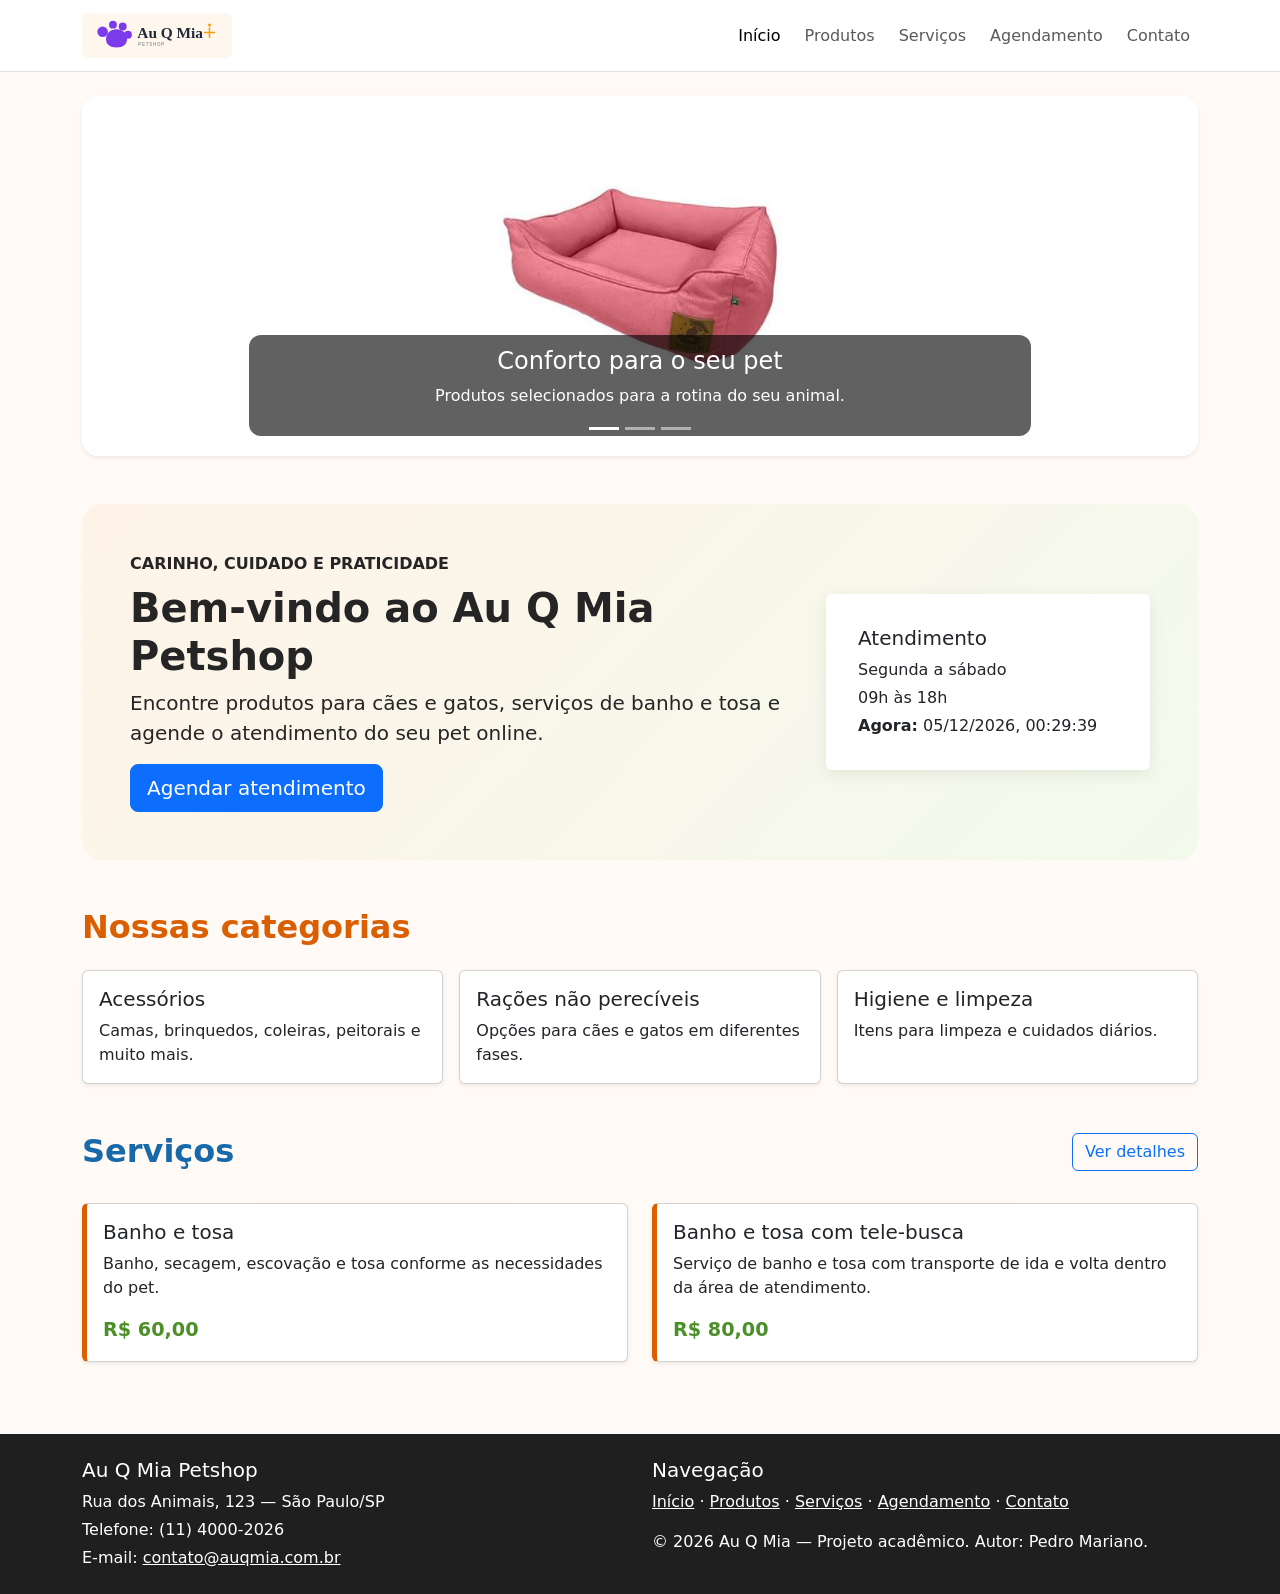
<file: index.html>
<!DOCTYPE html>
<html lang="pt-BR">
<head>
  <meta charset="UTF-8">
  <meta name="viewport" content="width=device-width, initial-scale=1.0">
  <meta name="description" content="Au Q Mia Petshop: produtos, banho e tosa e agendamento online.">
  <title>Au Q Mia | Petshop</title>
  <link href="https://cdn.jsdelivr.net/npm/bootstrap@5.3.3/dist/css/bootstrap.min.css" rel="stylesheet">
  <link rel="stylesheet" href="css/style.css">
</head>
<body>
  <a class="skip-link" href="#conteudo">Pular para o conteúdo principal</a>

  <header>
    <!-- Navbar responsiva criada com componentes do Bootstrap. -->
    <nav class="navbar navbar-expand-lg bg-white border-bottom" aria-label="Navegação principal">
      <div class="container">
        <a class="navbar-brand" href="index.html" aria-label="Au Q Mia - início">
          <img src="assets/logo.svg" alt="Logo Au Q Mia Petshop">
        </a>
        <button class="navbar-toggler" type="button" data-bs-toggle="collapse" data-bs-target="#menuPrincipal" aria-controls="menuPrincipal" aria-expanded="false" aria-label="Abrir menu">
          <span class="navbar-toggler-icon"></span>
        </button>
        <div class="collapse navbar-collapse" id="menuPrincipal">
          <ul class="navbar-nav ms-auto align-items-lg-center gap-lg-2">
            <li class="nav-item"><a class="nav-link active" aria-current="page" href="index.html">Início</a></li>
            <li class="nav-item"><a class="nav-link" href="produtos.html">Produtos</a></li>
            <li class="nav-item"><a class="nav-link" href="servicos.html">Serviços</a></li>
            <li class="nav-item"><a class="nav-link" href="agendamento.html">Agendamento</a></li>
            <li class="nav-item"><a class="nav-link" href="contato.html">Contato</a></li>
          </ul>
        </div>
      </div>
    </nav>
  </header>

  <main id="conteudo" class="container py-4">
    <!-- Carrossel Bootstrap exigido na fase 2. As imagens existentes na fase 1 são reutilizadas. -->
    <section class="mb-5" aria-labelledby="destaques-title">
      <h1 id="destaques-title" class="visually-hidden">Destaques Au Q Mia</h1>
      <div id="carrosselDestaques" class="carousel slide rounded-4 overflow-hidden shadow-sm" data-bs-ride="carousel" aria-label="Carrossel de produtos em destaque">
        <div class="carousel-indicators">
          <button type="button" data-bs-target="#carrosselDestaques" data-bs-slide-to="0" class="active" aria-current="true" aria-label="Slide 1"></button>
          <button type="button" data-bs-target="#carrosselDestaques" data-bs-slide-to="1" aria-label="Slide 2"></button>
          <button type="button" data-bs-target="#carrosselDestaques" data-bs-slide-to="2" aria-label="Slide 3"></button>
        </div>
        <div class="carousel-inner">
          <div class="carousel-item active" data-bs-interval="3500">
            <img class="d-block w-100 carousel-img" src="assets/Cama_Pet.jpg" alt="Cama confortável para cães e gatos de pequeno porte">
            <div class="carousel-caption d-block">
              <h2 class="h4">Conforto para o seu pet</h2>
              <p>Produtos selecionados para a rotina do seu animal.</p>
            </div>
          </div>
          <div class="carousel-item" data-bs-interval="3500">
            <img class="d-block w-100 carousel-img" src="assets/Racao_Caes_10kg.png" alt="Embalagem de ração para cães adultos de 10 quilogramas">
            <div class="carousel-caption d-block">
              <h2 class="h4">Alimentação e cuidado</h2>
              <p>Rações não perecíveis para cães e gatos.</p>
            </div>
          </div>
          <div class="carousel-item" data-bs-interval="3500">
            <img class="d-block w-100 carousel-img" src="assets/Shampoo_Pet_Neutro.png" alt="Frasco de shampoo neutro para animais de estimação">
            <div class="carousel-caption d-block">
              <h2 class="h4">Higiene em dia</h2>
              <p>Produtos para manter seu pet limpo e confortável.</p>
            </div>
          </div>
        </div>
        <button class="carousel-control-prev" type="button" data-bs-target="#carrosselDestaques" data-bs-slide="prev" aria-label="Slide anterior">
          <span class="carousel-control-prev-icon" aria-hidden="true"></span>
        </button>
        <button class="carousel-control-next" type="button" data-bs-target="#carrosselDestaques" data-bs-slide="next" aria-label="Próximo slide">
          <span class="carousel-control-next-icon" aria-hidden="true"></span>
        </button>
      </div>
    </section>

    <section class="hero p-4 p-lg-5 mb-5" aria-labelledby="bem-vindo">
      <div class="row align-items-center g-4">
        <div class="col-lg-8">
          <p class="text-uppercase fw-bold mb-2">Carinho, cuidado e praticidade</p>
          <h2 id="bem-vindo" class="display-6 fw-bold">Bem-vindo ao Au Q Mia Petshop</h2>
          <p class="lead">Encontre produtos para cães e gatos, serviços de banho e tosa e agende o atendimento do seu pet online.</p>
          <a class="btn btn-primary btn-lg" href="agendamento.html">Agendar atendimento</a>
        </div>
        <div class="col-lg-4">
          <div class="card info-card p-3">
            <div class="card-body">
              <h3 class="h5">Atendimento</h3>
              <p class="mb-1">Segunda a sábado</p>
              <p class="mb-1">09h às 18h</p>
              <p class="mb-0"><strong>Agora:</strong> <time id="data-hora-atual">carregando...</time></p>
            </div>
          </div>
        </div>
      </div>
    </section>

    <section class="mb-5" aria-labelledby="categorias-title">
      <h2 id="categorias-title" class="section-title">Nossas categorias</h2>
      <div class="row g-3 mt-1">
        <div class="col-md-4">
          <a class="card h-100 text-decoration-none text-dark shadow-sm" href="produtos.html#acessorios">
            <div class="card-body"><h3 class="h5">Acessórios</h3><p class="mb-0">Camas, brinquedos, coleiras, peitorais e muito mais.</p></div>
          </a>
        </div>
        <div class="col-md-4">
          <a class="card h-100 text-decoration-none text-dark shadow-sm" href="produtos.html#racoes">
            <div class="card-body"><h3 class="h5">Rações não perecíveis</h3><p class="mb-0">Opções para cães e gatos em diferentes fases.</p></div>
          </a>
        </div>
        <div class="col-md-4">
          <a class="card h-100 text-decoration-none text-dark shadow-sm" href="produtos.html#higiene">
            <div class="card-body"><h3 class="h5">Higiene e limpeza</h3><p class="mb-0">Itens para limpeza e cuidados diários.</p></div>
          </a>
        </div>
      </div>
    </section>

    <section aria-labelledby="servicos-title">
      <div class="d-flex justify-content-between align-items-center flex-wrap gap-2">
        <h2 id="servicos-title" class="section-title blue mb-0">Serviços</h2>
        <a href="servicos.html" class="btn btn-outline-primary">Ver detalhes</a>
      </div>
      <div class="row g-4 mt-2">
        <div class="col-md-6">
          <article class="card service-card h-100 shadow-sm">
            <div class="card-body">
              <h3 class="h5">Banho e tosa</h3>
              <p>Banho, secagem, escovação e tosa conforme as necessidades do pet.</p>
              <p class="price mb-0">R$ 60,00</p>
            </div>
          </article>
        </div>
        <div class="col-md-6">
          <article class="card service-card h-100 shadow-sm">
            <div class="card-body">
              <h3 class="h5">Banho e tosa com tele-busca</h3>
              <p>Serviço de banho e tosa com transporte de ida e volta dentro da área de atendimento.</p>
              <p class="price mb-0">R$ 80,00</p>
            </div>
          </article>
        </div>
      </div>
    </section>
  </main>

  <footer class="mt-5 py-4">
    <div class="container">
      <div class="row g-4">
        <div class="col-md-6">
          <h2 class="h5">Au Q Mia Petshop</h2>
          <p class="mb-1">Rua dos Animais, 123 — São Paulo/SP</p>
          <p class="mb-1">Telefone: (11) 4000-2026</p>
          <p class="mb-0">E-mail: <a href="mailto:contato@auqmia.com.br">contato@auqmia.com.br</a></p>
        </div>
        <div class="col-md-6">
          <h2 class="h5">Navegação</h2>
          <p><a href="index.html">Início</a> · <a href="produtos.html">Produtos</a> · <a href="servicos.html">Serviços</a> · <a href="agendamento.html">Agendamento</a> · <a href="contato.html">Contato</a></p>
          <p class="mb-0">© 2026 Au Q Mia — Projeto acadêmico. Autor: Pedro Mariano.</p>
        </div>
      </div>
    </div>
  </footer>

  <script src="https://cdn.jsdelivr.net/npm/bootstrap@5.3.3/dist/js/bootstrap.bundle.min.js"></script>
  <script src="js/script.js"></script>
</body>
</html>
</file>
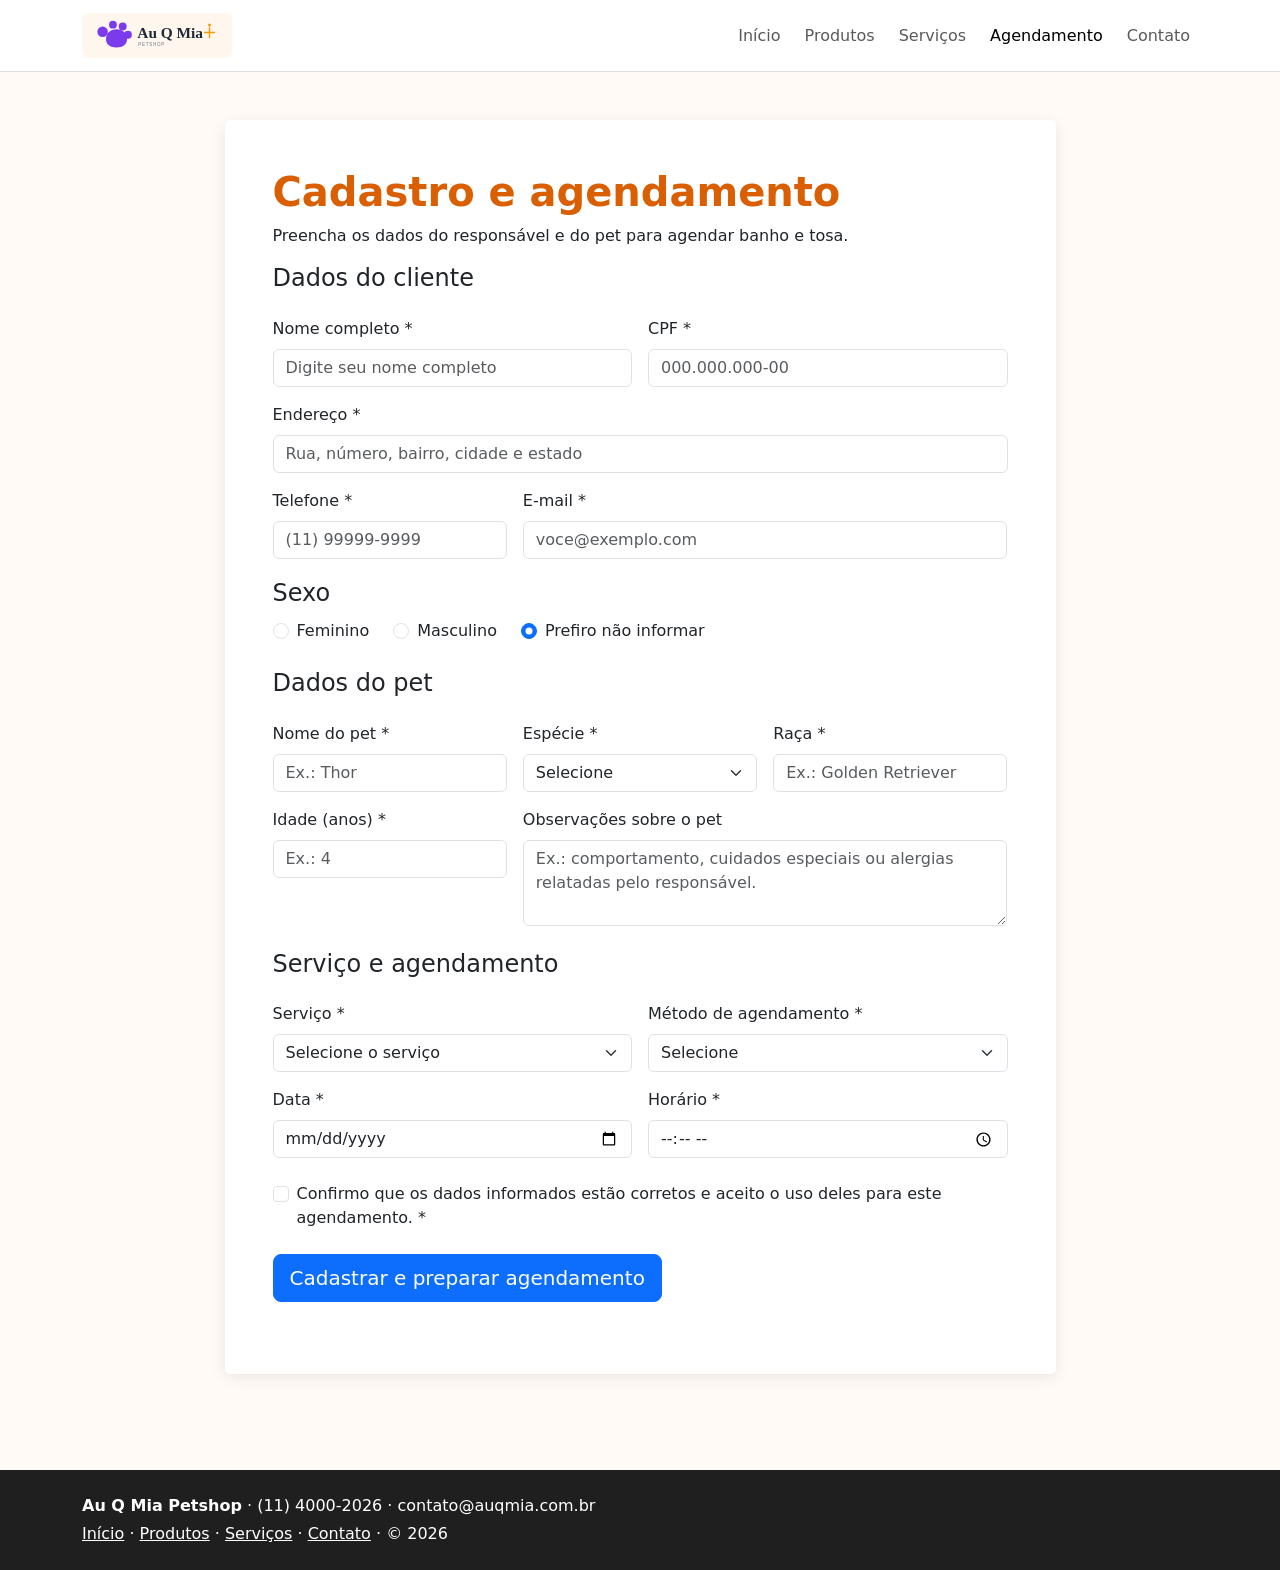
<file: agendamento.html>
<!DOCTYPE html>
<html lang="pt-BR">
<head>
  <meta charset="UTF-8">
  <meta name="viewport" content="width=device-width, initial-scale=1.0">
  <meta name="description" content="Cadastro do cliente e pet e agendamento de banho e tosa no Au Q Mia.">
  <title>Au Q Mia | Cadastro e Agendamento</title>
  <link href="https://cdn.jsdelivr.net/npm/bootstrap@5.3.3/dist/css/bootstrap.min.css" rel="stylesheet">
  <link rel="stylesheet" href="css/style.css">
</head>
<body>
  <a class="skip-link" href="#conteudo">Pular para o conteúdo principal</a>
  <header>
    <nav class="navbar navbar-expand-lg bg-white border-bottom" aria-label="Navegação principal">
      <div class="container">
        <a class="navbar-brand" href="index.html"><img src="assets/logo.svg" alt="Logo Au Q Mia Petshop"></a>
        <button class="navbar-toggler" type="button" data-bs-toggle="collapse" data-bs-target="#menuPrincipal" aria-controls="menuPrincipal" aria-expanded="false" aria-label="Abrir menu"><span class="navbar-toggler-icon"></span></button>
        <div class="collapse navbar-collapse" id="menuPrincipal"><ul class="navbar-nav ms-auto gap-lg-2">
          <li class="nav-item"><a class="nav-link" href="index.html">Início</a></li>
          <li class="nav-item"><a class="nav-link" href="produtos.html">Produtos</a></li>
          <li class="nav-item"><a class="nav-link" href="servicos.html">Serviços</a></li>
          <li class="nav-item"><a class="nav-link active" aria-current="page" href="agendamento.html">Agendamento</a></li>
          <li class="nav-item"><a class="nav-link" href="contato.html">Contato</a></li>
        </ul></div>
      </div>
    </nav>
  </header>

  <main id="conteudo" class="container py-5">
    <div class="row justify-content-center">
      <div class="col-lg-9">
        <div class="card form-card">
          <div class="card-body p-4 p-lg-5">
            <h1 class="section-title">Cadastro e agendamento</h1>
            <p>Preencha os dados do responsável e do pet para agendar banho e tosa.</p>

            <form id="cadastro-form" class="needs-validation" novalidate>
              <fieldset class="mb-4">
                <legend class="h4">Dados do cliente</legend>
                <div class="row g-3">
                  <div class="col-md-6"><label class="form-label" for="nome">Nome completo <span aria-hidden="true">*</span></label><input class="form-control" id="nome" name="nome" type="text" placeholder="Digite seu nome completo" autocomplete="name" required><div class="invalid-feedback">Informe seu nome.</div></div>
                  <div class="col-md-6"><label class="form-label" for="cpf">CPF <span aria-hidden="true">*</span></label><input class="form-control" id="cpf" name="cpf" type="text" inputmode="numeric" placeholder="000.000.000-00" required><div class="invalid-feedback">Informe o CPF.</div></div>
                  <div class="col-12"><label class="form-label" for="endereco">Endereço <span aria-hidden="true">*</span></label><input class="form-control" id="endereco" name="endereco" type="text" placeholder="Rua, número, bairro, cidade e estado" autocomplete="street-address" required><div class="invalid-feedback">Informe o endereço.</div></div>
                  <div class="col-md-4"><label class="form-label" for="telefone">Telefone <span aria-hidden="true">*</span></label><input class="form-control" id="telefone" name="telefone" type="tel" placeholder="(11) 99999-9999" autocomplete="tel" required><div class="invalid-feedback">Informe o telefone.</div></div>
                  <div class="col-md-8"><label class="form-label" for="email">E-mail <span aria-hidden="true">*</span></label><input class="form-control" id="email" name="email" type="email" placeholder="voce@exemplo.com" autocomplete="email" required><div class="invalid-feedback">Informe um e-mail válido.</div></div>
                  <div class="col-12">
                    <fieldset>
                      <legend class="form-label mb-2">Sexo</legend>
                      <div class="d-flex gap-4 flex-wrap">
                        <div class="form-check"><input class="form-check-input" id="sexo-feminino" name="sexo" value="Feminino" type="radio"><label class="form-check-label" for="sexo-feminino">Feminino</label></div>
                        <div class="form-check"><input class="form-check-input" id="sexo-masculino" name="sexo" value="Masculino" type="radio"><label class="form-check-label" for="sexo-masculino">Masculino</label></div>
                        <div class="form-check"><input class="form-check-input" id="sexo-nao-informar" name="sexo" value="Prefiro não informar" type="radio" checked><label class="form-check-label" for="sexo-nao-informar">Prefiro não informar</label></div>
                      </div>
                    </fieldset>
                  </div>
                </div>
              </fieldset>

              <fieldset class="mb-4">
                <legend class="h4">Dados do pet</legend>
                <div class="row g-3">
                  <div class="col-md-4"><label class="form-label" for="pet-nome">Nome do pet <span aria-hidden="true">*</span></label><input class="form-control" id="pet-nome" name="pet-nome" type="text" placeholder="Ex.: Thor" required><div class="invalid-feedback">Informe o nome do pet.</div></div>
                  <div class="col-md-4"><label class="form-label" for="pet-especie">Espécie <span aria-hidden="true">*</span></label><select class="form-select" id="pet-especie" name="pet-especie" required><option value="" selected disabled>Selecione</option><option>Cão</option><option>Gato</option><option>Outro</option></select><div class="invalid-feedback">Selecione a espécie.</div></div>
                  <div class="col-md-4"><label class="form-label" for="pet-raca">Raça <span aria-hidden="true">*</span></label><input class="form-control" id="pet-raca" name="pet-raca" type="text" placeholder="Ex.: Golden Retriever" required><div class="invalid-feedback">Informe a raça.</div></div>
                  <div class="col-md-4"><label class="form-label" for="pet-idade">Idade (anos) <span aria-hidden="true">*</span></label><input class="form-control" id="pet-idade" name="pet-idade" type="number" min="0" max="30" placeholder="Ex.: 4" required><div class="invalid-feedback">Informe uma idade entre 0 e 30 anos.</div></div>
                  <div class="col-md-8"><label class="form-label" for="observacoes">Observações sobre o pet</label><textarea class="form-control" id="observacoes" name="observacoes" rows="3" placeholder="Ex.: comportamento, cuidados especiais ou alergias relatadas pelo responsável."></textarea></div>
                </div>
              </fieldset>

              <fieldset class="mb-4">
                <legend class="h4">Serviço e agendamento</legend>
                <div class="row g-3">
                  <div class="col-md-6"><label class="form-label" for="servico">Serviço <span aria-hidden="true">*</span></label><select class="form-select" id="servico" name="servico" required><option value="" selected disabled>Selecione o serviço</option><option>Banho e tosa</option></select><div class="invalid-feedback">Selecione um serviço.</div></div>
                  <div class="col-md-6"><label class="form-label" for="modalidade">Método de agendamento <span aria-hidden="true">*</span></label><select class="form-select" id="modalidade" name="modalidade" required><option value="" selected disabled>Selecione</option><option>Tele-busca</option><option>Entrega do pet no local</option></select><div class="invalid-feedback">Selecione a modalidade.</div></div>
                  <div class="col-md-6"><label class="form-label" for="data-agendamento">Data <span aria-hidden="true">*</span></label><input class="form-control" id="data-agendamento" name="data-agendamento" type="date" required><div class="invalid-feedback">Escolha uma data válida.</div></div>
                  <div class="col-md-6"><label class="form-label" for="hora-agendamento">Horário <span aria-hidden="true">*</span></label><input class="form-control" id="hora-agendamento" name="hora-agendamento" type="time" min="09:00" max="18:00" required><div class="invalid-feedback">Escolha um horário entre 09h e 18h.</div></div>
                </div>
              </fieldset>

              <div class="form-check mb-4"><input class="form-check-input" id="aceite" name="aceite" type="checkbox" required><label class="form-check-label" for="aceite">Confirmo que os dados informados estão corretos e aceito o uso deles para este agendamento. <span aria-hidden="true">*</span></label><div class="invalid-feedback">É necessário confirmar os dados.</div></div>

              <button class="btn btn-primary btn-lg" type="submit">Cadastrar e preparar agendamento</button>
              <div id="form-feedback" class="mt-4" tabindex="-1" aria-live="polite"></div>
            </form>
          </div>
        </div>
      </div>
    </div>
  </main>

  <footer class="mt-5 py-4"><div class="container"><p class="mb-1"><strong>Au Q Mia Petshop</strong> · (11) 4000-2026 · contato@auqmia.com.br</p><p class="mb-0"><a href="index.html">Início</a> · <a href="produtos.html">Produtos</a> · <a href="servicos.html">Serviços</a> · <a href="contato.html">Contato</a> · © 2026</p></div></footer>
  <script>
    // Preenche serviço/modalidade quando o usuário chega pela página de serviços.
    const parametros = new URLSearchParams(window.location.search);
    const servicoUrl = parametros.get("servico");
    const modalidadeUrl = parametros.get("modalidade");
    if (servicoUrl) document.getElementById("servico").value = servicoUrl;
    if (modalidadeUrl) document.getElementById("modalidade").value = modalidadeUrl;
  </script>
  <script src="https://cdn.jsdelivr.net/npm/bootstrap@5.3.3/dist/js/bootstrap.bundle.min.js"></script>
  <script src="js/script.js"></script>
</body>
</html>
</file>
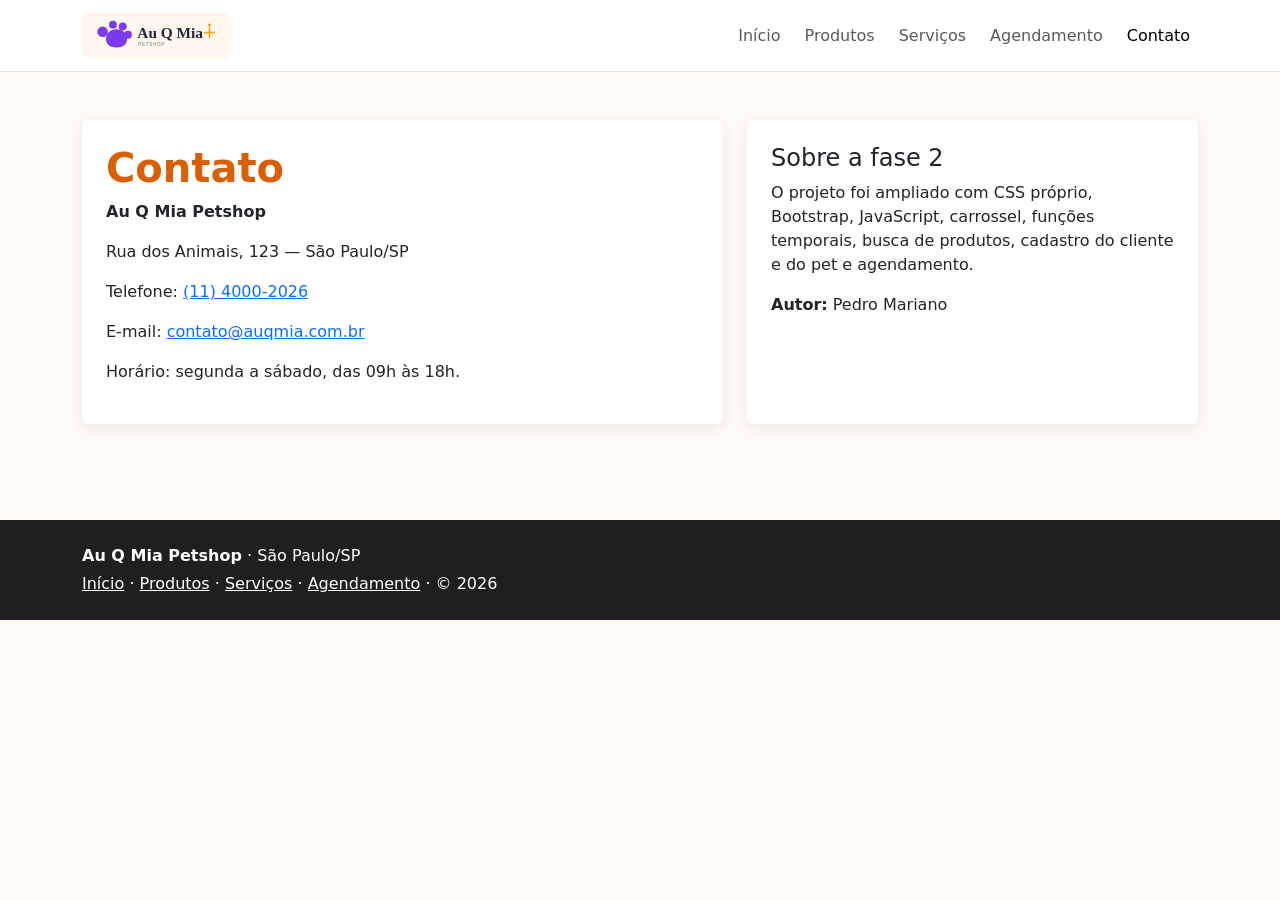
<file: contato.html>
<!DOCTYPE html>
<html lang="pt-BR">
<head>
  <meta charset="UTF-8"><meta name="viewport" content="width=device-width, initial-scale=1.0">
  <meta name="description" content="Contato e informações do projeto acadêmico Au Q Mia Petshop.">
  <title>Au Q Mia | Contato</title>
  <link href="https://cdn.jsdelivr.net/npm/bootstrap@5.3.3/dist/css/bootstrap.min.css" rel="stylesheet">
  <link rel="stylesheet" href="css/style.css">
</head>
<body>
  <a class="skip-link" href="#conteudo">Pular para o conteúdo principal</a>
  <header>
    <nav class="navbar navbar-expand-lg bg-white border-bottom" aria-label="Navegação principal"><div class="container">
      <a class="navbar-brand" href="index.html"><img src="assets/logo.svg" alt="Logo Au Q Mia Petshop"></a>
      <button class="navbar-toggler" type="button" data-bs-toggle="collapse" data-bs-target="#menuPrincipal" aria-controls="menuPrincipal" aria-expanded="false" aria-label="Abrir menu"><span class="navbar-toggler-icon"></span></button>
      <div class="collapse navbar-collapse" id="menuPrincipal"><ul class="navbar-nav ms-auto gap-lg-2">
        <li class="nav-item"><a class="nav-link" href="index.html">Início</a></li><li class="nav-item"><a class="nav-link" href="produtos.html">Produtos</a></li><li class="nav-item"><a class="nav-link" href="servicos.html">Serviços</a></li><li class="nav-item"><a class="nav-link" href="agendamento.html">Agendamento</a></li><li class="nav-item"><a class="nav-link active" aria-current="page" href="contato.html">Contato</a></li>
      </ul></div>
    </div></nav>
  </header>
  <main id="conteudo" class="container py-5"><div class="row g-4"><div class="col-lg-7"><div class="card info-card h-100"><div class="card-body p-4"><h1 class="section-title">Contato</h1><address><p><strong>Au Q Mia Petshop</strong></p><p>Rua dos Animais, 123 — São Paulo/SP</p><p>Telefone: <a href="tel:+551140002026">(11) 4000-2026</a></p><p>E-mail: <a href="mailto:contato@auqmia.com.br">contato@auqmia.com.br</a></p><p>Horário: segunda a sábado, das 09h às 18h.</p></address></div></div></div><div class="col-lg-5"><div class="card info-card h-100"><div class="card-body p-4"><h2 class="h4">Sobre a fase 2</h2><p>O projeto foi ampliado com CSS próprio, Bootstrap, JavaScript, carrossel, funções temporais, busca de produtos, cadastro do cliente e do pet e agendamento.</p><p class="mb-0"><strong>Autor:</strong> Pedro Mariano</p></div></div></div></div></main>
  <footer class="mt-5 py-4"><div class="container"><p class="mb-1"><strong>Au Q Mia Petshop</strong> · São Paulo/SP</p><p class="mb-0"><a href="index.html">Início</a> · <a href="produtos.html">Produtos</a> · <a href="servicos.html">Serviços</a> · <a href="agendamento.html">Agendamento</a> · © 2026</p></div></footer>
  <script src="https://cdn.jsdelivr.net/npm/bootstrap@5.3.3/dist/js/bootstrap.bundle.min.js"></script><script src="js/script.js"></script>
</body>
</html>
</file>
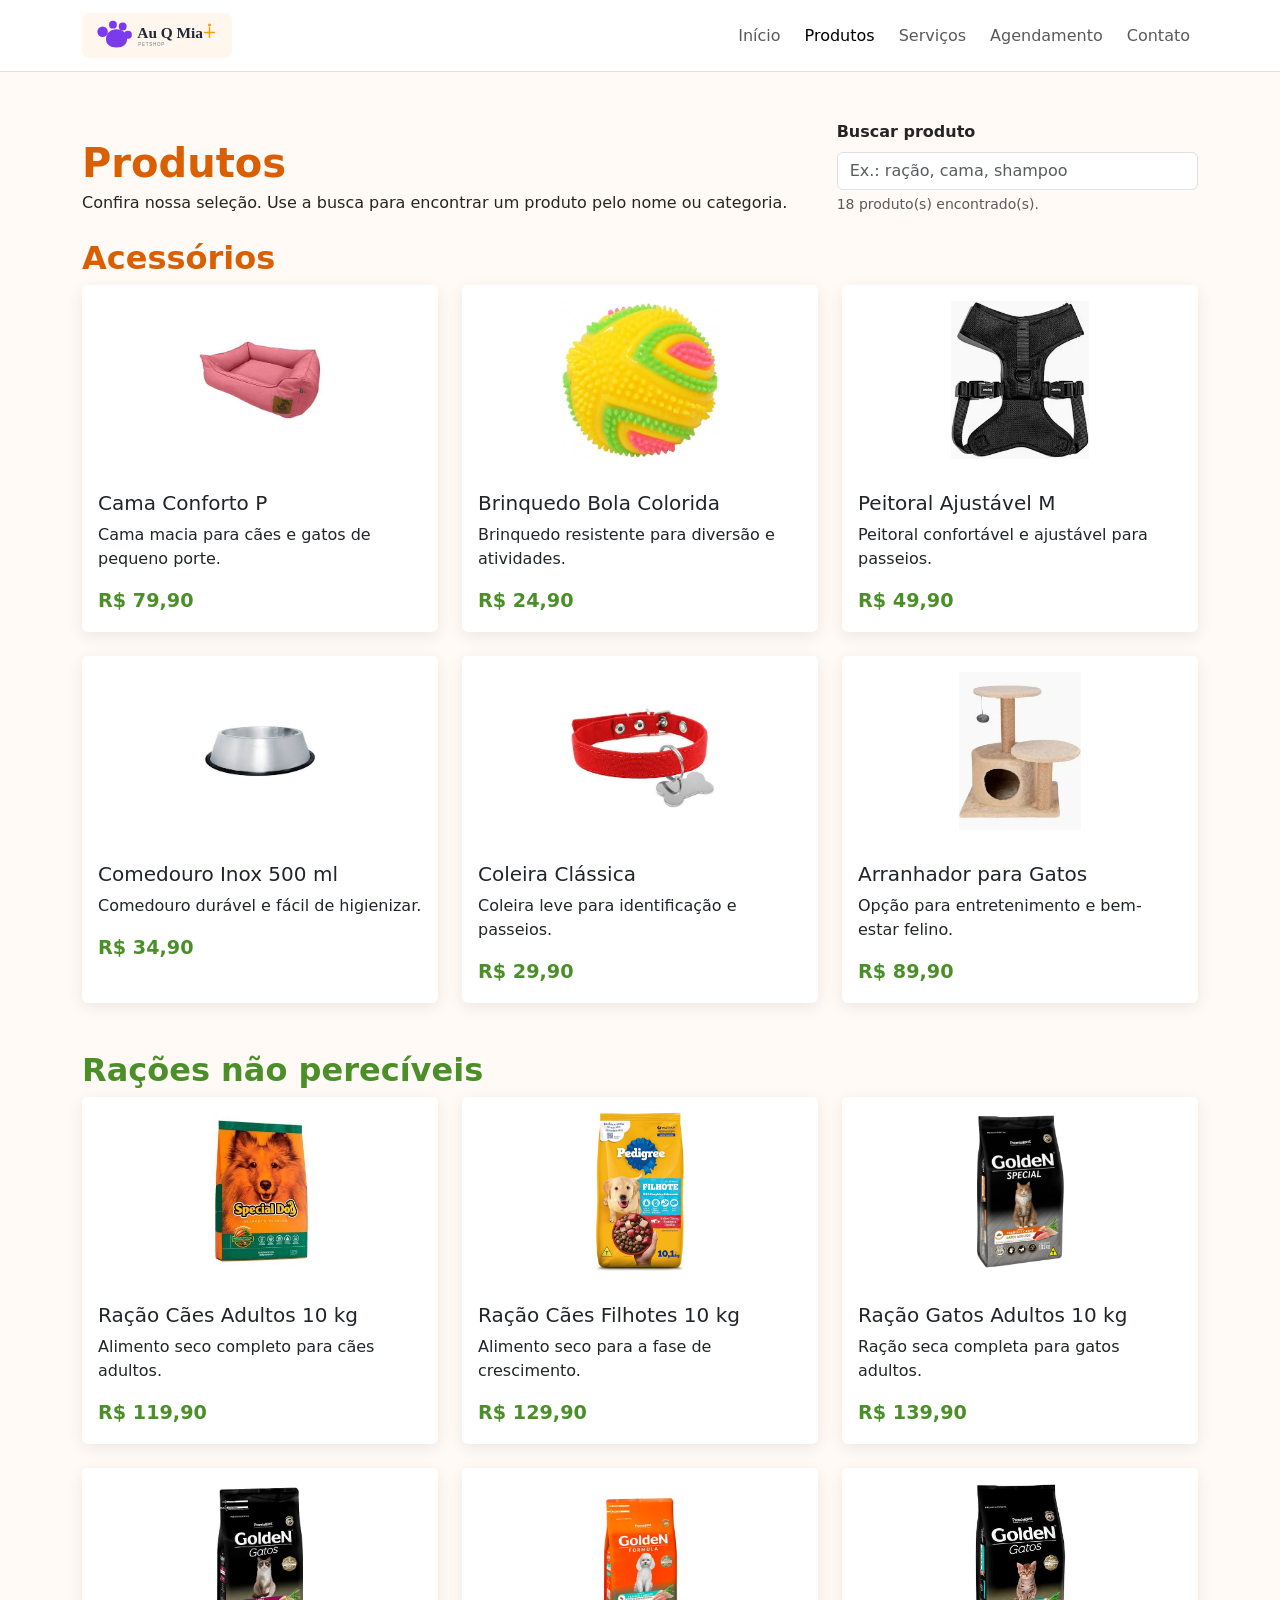
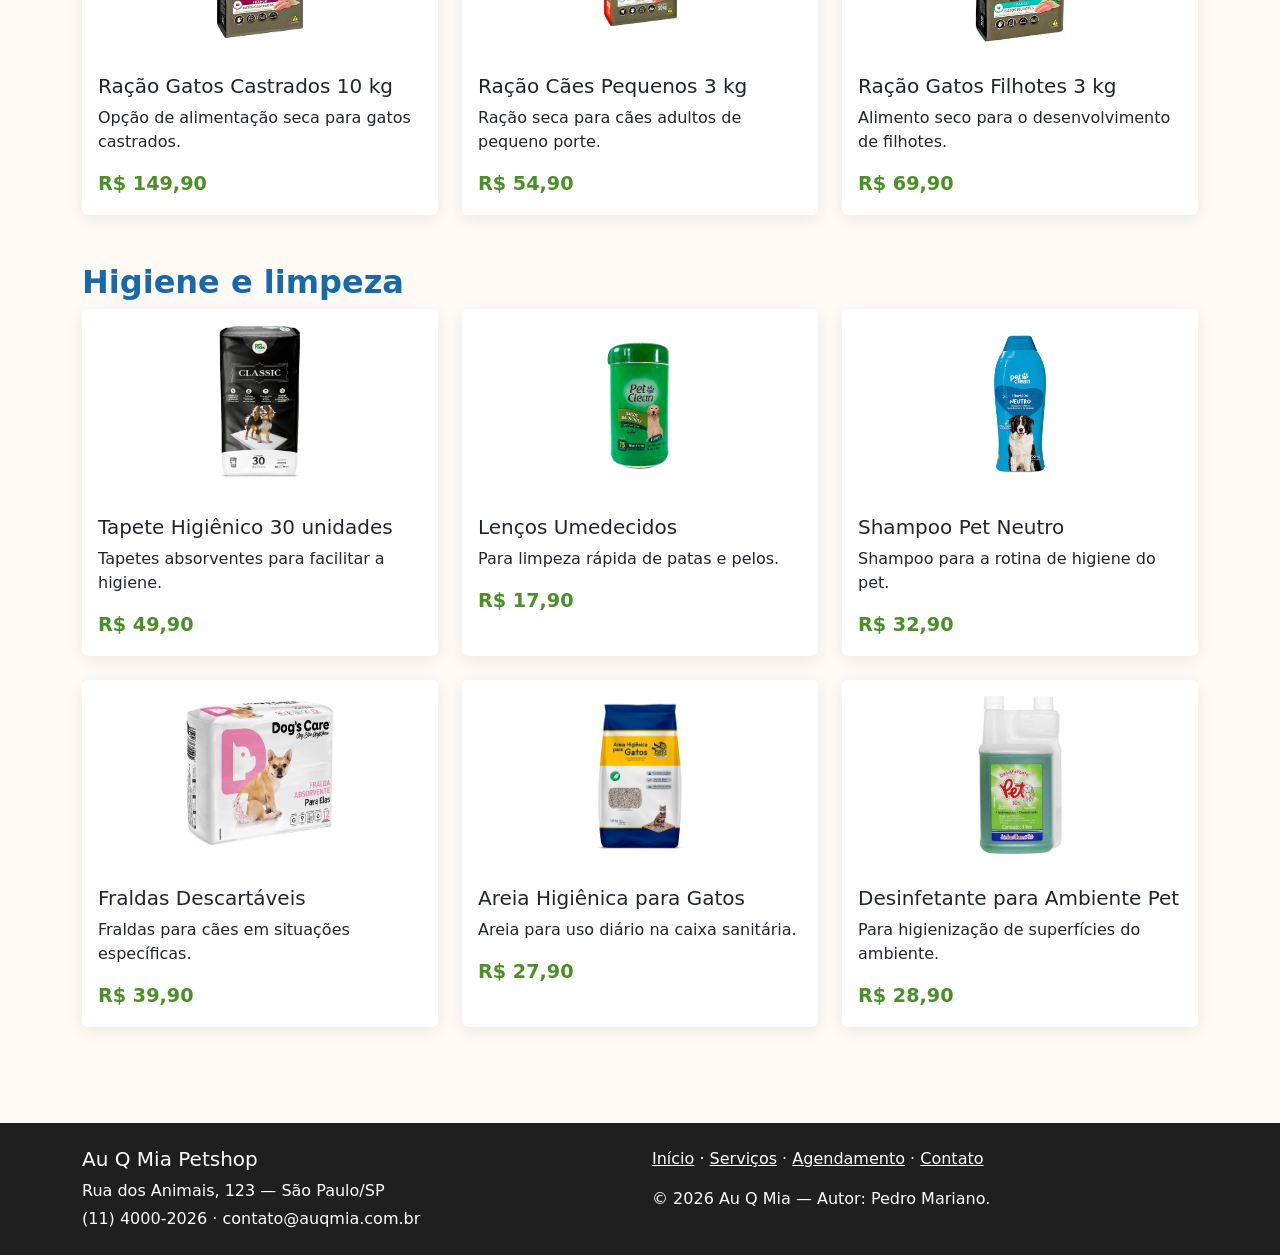
<file: produtos.html>
<!DOCTYPE html>
<html lang="pt-BR">
<head>
  <meta charset="UTF-8">
  <meta name="viewport" content="width=device-width, initial-scale=1.0">
  <meta name="description" content="Catálogo de produtos Au Q Mia para cães e gatos.">
  <title>Au Q Mia | Produtos</title>
  <link href="https://cdn.jsdelivr.net/npm/bootstrap@5.3.3/dist/css/bootstrap.min.css" rel="stylesheet">
  <link rel="stylesheet" href="css/style.css">
</head>
<body>
  <a class="skip-link" href="#conteudo">Pular para o conteúdo principal</a>
  <header>
    <nav class="navbar navbar-expand-lg bg-white border-bottom" aria-label="Navegação principal">
      <div class="container">
        <a class="navbar-brand" href="index.html"><img src="assets/logo.svg" alt="Logo Au Q Mia Petshop"></a>
        <button class="navbar-toggler" type="button" data-bs-toggle="collapse" data-bs-target="#menuPrincipal" aria-controls="menuPrincipal" aria-expanded="false" aria-label="Abrir menu"><span class="navbar-toggler-icon"></span></button>
        <div class="collapse navbar-collapse" id="menuPrincipal">
          <ul class="navbar-nav ms-auto gap-lg-2">
            <li class="nav-item"><a class="nav-link" href="index.html">Início</a></li>
            <li class="nav-item"><a class="nav-link active" aria-current="page" href="produtos.html">Produtos</a></li>
            <li class="nav-item"><a class="nav-link" href="servicos.html">Serviços</a></li>
            <li class="nav-item"><a class="nav-link" href="agendamento.html">Agendamento</a></li>
            <li class="nav-item"><a class="nav-link" href="contato.html">Contato</a></li>
          </ul>
        </div>
      </div>
    </nav>
  </header>

  <main id="conteudo" class="container py-5">
    <div class="row align-items-end g-3 mb-4">
      <div class="col-md-8">
        <h1 class="section-title mb-1">Produtos</h1>
        <p class="mb-0">Confira nossa seleção. Use a busca para encontrar um produto pelo nome ou categoria.</p>
      </div>
      <div class="col-md-4">
        <label for="busca-produto" class="form-label fw-semibold">Buscar produto</label>
        <input id="busca-produto" class="form-control" type="search" placeholder="Ex.: ração, cama, shampoo" aria-describedby="contador-produtos">
        <div id="contador-produtos" class="form-text" aria-live="polite">18 produto(s) encontrado(s).</div>
      </div>
    </div>

    <section id="acessorios" class="mb-5" aria-labelledby="titulo-acessorios">
      <h2 id="titulo-acessorios" class="section-title">Acessórios</h2>
      <div class="row g-4">
        <!-- Cada card recebe data-product-card para o filtro JavaScript. -->
        <div class="col-sm-6 col-lg-4 product-col"><article class="card product-card" data-product-card><img src="assets/Cama_Pet.jpg" class="card-img-top" alt="Cama Conforto P para cães e gatos"><div class="card-body"><h3 class="h5">Cama Conforto P</h3><p>Cama macia para cães e gatos de pequeno porte.</p><span class="price">R$ 79,90</span></div></article></div>
        <div class="col-sm-6 col-lg-4 product-col"><article class="card product-card" data-product-card><img src="assets/Bola_Colorida.png" class="card-img-top" alt="Bola colorida para brincadeiras de cachorro"><div class="card-body"><h3 class="h5">Brinquedo Bola Colorida</h3><p>Brinquedo resistente para diversão e atividades.</p><span class="price">R$ 24,90</span></div></article></div>
        <div class="col-sm-6 col-lg-4 product-col"><article class="card product-card" data-product-card><img src="assets/Peitoral_Ajustavel.png" class="card-img-top" alt="Peitoral ajustável para cachorro"><div class="card-body"><h3 class="h5">Peitoral Ajustável M</h3><p>Peitoral confortável e ajustável para passeios.</p><span class="price">R$ 49,90</span></div></article></div>
        <div class="col-sm-6 col-lg-4 product-col"><article class="card product-card" data-product-card><img src="assets/Comedouro_Inox.png" class="card-img-top" alt="Comedouro de aço inoxidável de 500 mililitros"><div class="card-body"><h3 class="h5">Comedouro Inox 500 ml</h3><p>Comedouro durável e fácil de higienizar.</p><span class="price">R$ 34,90</span></div></article></div>
        <div class="col-sm-6 col-lg-4 product-col"><article class="card product-card" data-product-card><img src="assets/Coleira_Classica.png" class="card-img-top" alt="Coleira clássica para cachorro"><div class="card-body"><h3 class="h5">Coleira Clássica</h3><p>Coleira leve para identificação e passeios.</p><span class="price">R$ 29,90</span></div></article></div>
        <div class="col-sm-6 col-lg-4 product-col"><article class="card product-card" data-product-card><img src="assets/Arranhador_Gatos.png" class="card-img-top" alt="Arranhador compacto para gatos"><div class="card-body"><h3 class="h5">Arranhador para Gatos</h3><p>Opção para entretenimento e bem-estar felino.</p><span class="price">R$ 89,90</span></div></article></div>
      </div>
    </section>

    <section id="racoes" class="mb-5" aria-labelledby="titulo-racoes">
      <h2 id="titulo-racoes" class="section-title green">Rações não perecíveis</h2>
      <div class="row g-4">
        <div class="col-sm-6 col-lg-4 product-col"><article class="card product-card" data-product-card><img src="assets/Racao_Caes_10kg.png" class="card-img-top" alt="Ração para cães adultos, embalagem de 10 quilogramas"><div class="card-body"><h3 class="h5">Ração Cães Adultos 10 kg</h3><p>Alimento seco completo para cães adultos.</p><span class="price">R$ 119,90</span></div></article></div>
        <div class="col-sm-6 col-lg-4 product-col"><article class="card product-card" data-product-card><img src="assets/Racao_Caes_Filhote_10kg.png" class="card-img-top" alt="Ração para filhotes de cachorro, embalagem de 10 quilogramas"><div class="card-body"><h3 class="h5">Ração Cães Filhotes 10 kg</h3><p>Alimento seco para a fase de crescimento.</p><span class="price">R$ 129,90</span></div></article></div>
        <div class="col-sm-6 col-lg-4 product-col"><article class="card product-card" data-product-card><img src="assets/Racao_Gatos_10kg.png" class="card-img-top" alt="Ração para gatos adultos, embalagem de 10 quilogramas"><div class="card-body"><h3 class="h5">Ração Gatos Adultos 10 kg</h3><p>Ração seca completa para gatos adultos.</p><span class="price">R$ 139,90</span></div></article></div>
        <div class="col-sm-6 col-lg-4 product-col"><article class="card product-card" data-product-card><img src="assets/Racao_Gatos_Castrados_10kg.png" class="card-img-top" alt="Ração para gatos castrados, embalagem de 10 quilogramas"><div class="card-body"><h3 class="h5">Ração Gatos Castrados 10 kg</h3><p>Opção de alimentação seca para gatos castrados.</p><span class="price">R$ 149,90</span></div></article></div>
        <div class="col-sm-6 col-lg-4 product-col"><article class="card product-card" data-product-card><img src="assets/Racao_Caes_Pequenos_3kg.png" class="card-img-top" alt="Ração para cães adultos de pequeno porte, embalagem de 3 quilogramas"><div class="card-body"><h3 class="h5">Ração Cães Pequenos 3 kg</h3><p>Ração seca para cães adultos de pequeno porte.</p><span class="price">R$ 54,90</span></div></article></div>
        <div class="col-sm-6 col-lg-4 product-col"><article class="card product-card" data-product-card><img src="assets/Racao_Gatos_Filhotes_3kg.png" class="card-img-top" alt="Ração para gatos filhotes, embalagem de 3 quilogramas"><div class="card-body"><h3 class="h5">Ração Gatos Filhotes 3 kg</h3><p>Alimento seco para o desenvolvimento de filhotes.</p><span class="price">R$ 69,90</span></div></article></div>
      </div>
    </section>

    <section id="higiene" aria-labelledby="titulo-higiene">
      <h2 id="titulo-higiene" class="section-title blue">Higiene e limpeza</h2>
      <div class="row g-4">
        <div class="col-sm-6 col-lg-4 product-col"><article class="card product-card" data-product-card><img src="assets/Tapete_Higienico.png" class="card-img-top" alt="Pacote de tapetes higiênicos para pets"><div class="card-body"><h3 class="h5">Tapete Higiênico 30 unidades</h3><p>Tapetes absorventes para facilitar a higiene.</p><span class="price">R$ 49,90</span></div></article></div>
        <div class="col-sm-6 col-lg-4 product-col"><article class="card product-card" data-product-card><img src="assets/Lencos_Umedecidos.png" class="card-img-top" alt="Pacote de lenços umedecidos para pets"><div class="card-body"><h3 class="h5">Lenços Umedecidos</h3><p>Para limpeza rápida de patas e pelos.</p><span class="price">R$ 17,90</span></div></article></div>
        <div class="col-sm-6 col-lg-4 product-col"><article class="card product-card" data-product-card><img src="assets/Shampoo_Pet_Neutro.png" class="card-img-top" alt="Frasco de shampoo pet neutro"><div class="card-body"><h3 class="h5">Shampoo Pet Neutro</h3><p>Shampoo para a rotina de higiene do pet.</p><span class="price">R$ 32,90</span></div></article></div>
        <div class="col-sm-6 col-lg-4 product-col"><article class="card product-card" data-product-card><img src="assets/Fraldas_Descartaveis.png" class="card-img-top" alt="Pacote de fraldas descartáveis para pets"><div class="card-body"><h3 class="h5">Fraldas Descartáveis</h3><p>Fraldas para cães em situações específicas.</p><span class="price">R$ 39,90</span></div></article></div>
        <div class="col-sm-6 col-lg-4 product-col"><article class="card product-card" data-product-card><img src="assets/Areia_Higienica_Gatos.png" class="card-img-top" alt="Embalagem de areia higiênica para gatos"><div class="card-body"><h3 class="h5">Areia Higiênica para Gatos</h3><p>Areia para uso diário na caixa sanitária.</p><span class="price">R$ 27,90</span></div></article></div>
        <div class="col-sm-6 col-lg-4 product-col"><article class="card product-card" data-product-card><img src="assets/Desinfetante_Ambiente_Pet.png" class="card-img-top" alt="Frasco de desinfetante para ambiente com pets"><div class="card-body"><h3 class="h5">Desinfetante para Ambiente Pet</h3><p>Para higienização de superfícies do ambiente.</p><span class="price">R$ 28,90</span></div></article></div>
      </div>
    </section>
  </main>

  <footer class="mt-5 py-4"><div class="container"><div class="row g-4"><div class="col-md-6"><h2 class="h5">Au Q Mia Petshop</h2><p class="mb-1">Rua dos Animais, 123 — São Paulo/SP</p><p class="mb-0">(11) 4000-2026 · contato@auqmia.com.br</p></div><div class="col-md-6"><p><a href="index.html">Início</a> · <a href="servicos.html">Serviços</a> · <a href="agendamento.html">Agendamento</a> · <a href="contato.html">Contato</a></p><p class="mb-0">© 2026 Au Q Mia — Autor: Pedro Mariano.</p></div></div></div></footer>

  <script src="https://cdn.jsdelivr.net/npm/bootstrap@5.3.3/dist/js/bootstrap.bundle.min.js"></script>
  <script src="js/script.js"></script>
</body>
</html>
</file>
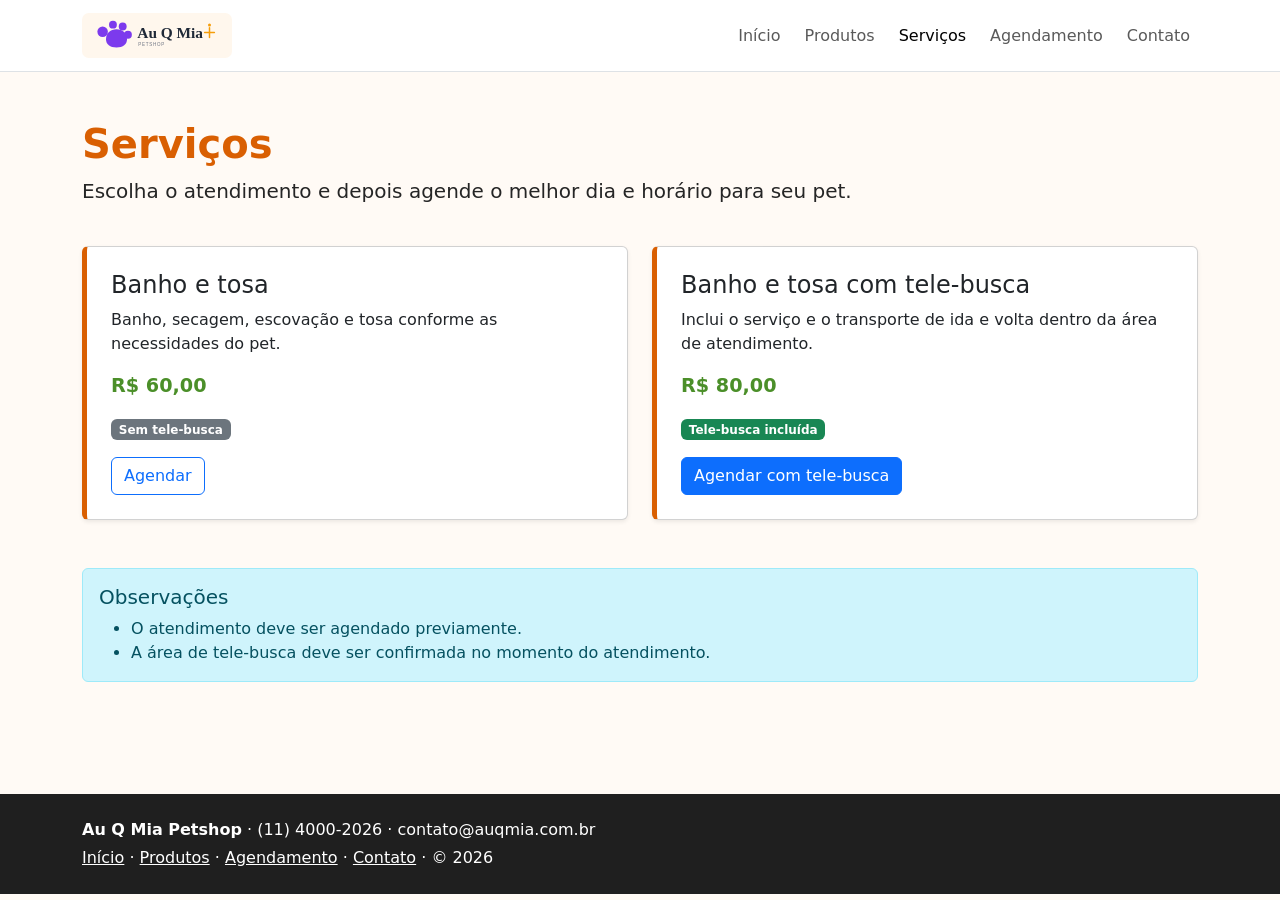
<file: servicos.html>
<!DOCTYPE html>
<html lang="pt-BR">
<head>
  <meta charset="UTF-8">
  <meta name="viewport" content="width=device-width, initial-scale=1.0">
  <meta name="description" content="Serviços de banho e tosa do Au Q Mia Petshop.">
  <title>Au Q Mia | Serviços</title>
  <link href="https://cdn.jsdelivr.net/npm/bootstrap@5.3.3/dist/css/bootstrap.min.css" rel="stylesheet">
  <link rel="stylesheet" href="css/style.css">
</head>
<body>
  <a class="skip-link" href="#conteudo">Pular para o conteúdo principal</a>
  <header>
    <nav class="navbar navbar-expand-lg bg-white border-bottom" aria-label="Navegação principal">
      <div class="container">
        <a class="navbar-brand" href="index.html"><img src="assets/logo.svg" alt="Logo Au Q Mia Petshop"></a>
        <button class="navbar-toggler" type="button" data-bs-toggle="collapse" data-bs-target="#menuPrincipal" aria-controls="menuPrincipal" aria-expanded="false" aria-label="Abrir menu"><span class="navbar-toggler-icon"></span></button>
        <div class="collapse navbar-collapse" id="menuPrincipal"><ul class="navbar-nav ms-auto gap-lg-2">
          <li class="nav-item"><a class="nav-link" href="index.html">Início</a></li>
          <li class="nav-item"><a class="nav-link" href="produtos.html">Produtos</a></li>
          <li class="nav-item"><a class="nav-link active" aria-current="page" href="servicos.html">Serviços</a></li>
          <li class="nav-item"><a class="nav-link" href="agendamento.html">Agendamento</a></li>
          <li class="nav-item"><a class="nav-link" href="contato.html">Contato</a></li>
        </ul></div>
      </div>
    </nav>
  </header>

  <main id="conteudo" class="container py-5">
    <h1 class="section-title">Serviços</h1>
    <p class="lead">Escolha o atendimento e depois agende o melhor dia e horário para seu pet.</p>

    <div class="row g-4 mt-2">
      <div class="col-md-6">
        <article class="card service-card h-100 shadow-sm"><div class="card-body p-4">
          <h2 class="h4">Banho e tosa</h2>
          <p>Banho, secagem, escovação e tosa conforme as necessidades do pet.</p>
          <p class="price">R$ 60,00</p>
          <p><span class="badge text-bg-secondary">Sem tele-busca</span></p>
          <a class="btn btn-outline-primary" href="agendamento.html?servico=Banho%20e%20tosa&modalidade=Entrega%20do%20pet%20no%20local">Agendar</a>
        </div></article>
      </div>
      <div class="col-md-6">
        <article class="card service-card h-100 shadow-sm"><div class="card-body p-4">
          <h2 class="h4">Banho e tosa com tele-busca</h2>
          <p>Inclui o serviço e o transporte de ida e volta dentro da área de atendimento.</p>
          <p class="price">R$ 80,00</p>
          <p><span class="badge text-bg-success">Tele-busca incluída</span></p>
          <a class="btn btn-primary" href="agendamento.html?servico=Banho%20e%20tosa&modalidade=Tele-busca">Agendar com tele-busca</a>
        </div></article>
      </div>
    </div>

    <section class="alert alert-info mt-5" aria-labelledby="observacoes">
      <h2 id="observacoes" class="h5">Observações</h2>
      <ul class="mb-0"><li>O atendimento deve ser agendado previamente.</li><li>A área de tele-busca deve ser confirmada no momento do atendimento.</li></ul>
    </section>
  </main>

  <footer class="mt-5 py-4"><div class="container"><p class="mb-1"><strong>Au Q Mia Petshop</strong> · (11) 4000-2026 · contato@auqmia.com.br</p><p class="mb-0"><a href="index.html">Início</a> · <a href="produtos.html">Produtos</a> · <a href="agendamento.html">Agendamento</a> · <a href="contato.html">Contato</a> · © 2026</p></div></footer>
  <script src="https://cdn.jsdelivr.net/npm/bootstrap@5.3.3/dist/js/bootstrap.bundle.min.js"></script>
  <script src="js/script.js"></script>
</body>
</html>
</file>
<file: css/style.css>
/*
 * Au Q Mia - Fase 2
 * Folha de estilos própria do projeto.
 * Bootstrap é utilizado como apoio para grid, componentes e carrossel.
 */

:root {
  --aqm-primary: #d95f02;
  --aqm-secondary: #4b8f29;
  --aqm-blue: #1769aa;
  --aqm-dark: #252525;
  --aqm-light: #fffaf5;
}

html {
  scroll-behavior: smooth;
}

body {
  background: var(--aqm-light);
  color: var(--aqm-dark);
  font-family: system-ui, -apple-system, "Segoe UI", sans-serif;
}

.skip-link {
  position: absolute;
  left: -9999px;
  top: auto;
}

.skip-link:focus {
  left: 1rem;
  top: 1rem;
  z-index: 2000;
  padding: .75rem 1rem;
  background: #fff;
  border: 2px solid var(--aqm-primary);
  border-radius: .5rem;
}

.navbar-brand img {
  width: 150px;
  height: auto;
}

.hero {
  background: linear-gradient(135deg, #fff3e8, #f2faec);
  border-radius: 1.25rem;
}

.section-title {
  font-weight: 800;
  color: var(--aqm-primary);
}

.section-title.green { color: var(--aqm-secondary); }
.section-title.blue { color: var(--aqm-blue); }

.product-card {
  height: 100%;
  border: 0;
  box-shadow: 0 .25rem 1rem rgba(0,0,0,.08);
  transition: transform .2s ease, box-shadow .2s ease;
}

.product-card:hover,
.product-card:focus-within {
  transform: translateY(-4px);
  box-shadow: 0 .5rem 1.25rem rgba(0,0,0,.12);
}

.product-card img {
  height: 190px;
  width: 100%;
  object-fit: contain;
  background: #fff;
  padding: 1rem;
}

.price {
  color: var(--aqm-secondary);
  font-size: 1.2rem;
  font-weight: 800;
}

.carousel-img {
  height: 360px;
  object-fit: contain;
  background: #fff;
}

.carousel-caption {
  background: rgba(0,0,0,.62);
  border-radius: .75rem;
  padding: .75rem;
}

.service-card {
  border-left: 5px solid var(--aqm-primary);
}

.form-card,
.info-card {
  border: 0;
  box-shadow: 0 .25rem 1rem rgba(0,0,0,.08);
}

footer {
  background: #1f1f1f;
  color: #fff;
}

footer a { color: #fff; }

.form-control:focus,
.form-select:focus,
.form-check-input:focus,
.btn:focus,
a:focus {
  box-shadow: 0 0 0 .2rem rgba(217,95,2,.25);
}

#form-feedback[role="alert"] {
  border-left: 4px solid var(--aqm-primary);
}

@media (max-width: 767.98px) {
  .carousel-img { height: 260px; }
  .product-card img { height: 160px; }
}
</file>
